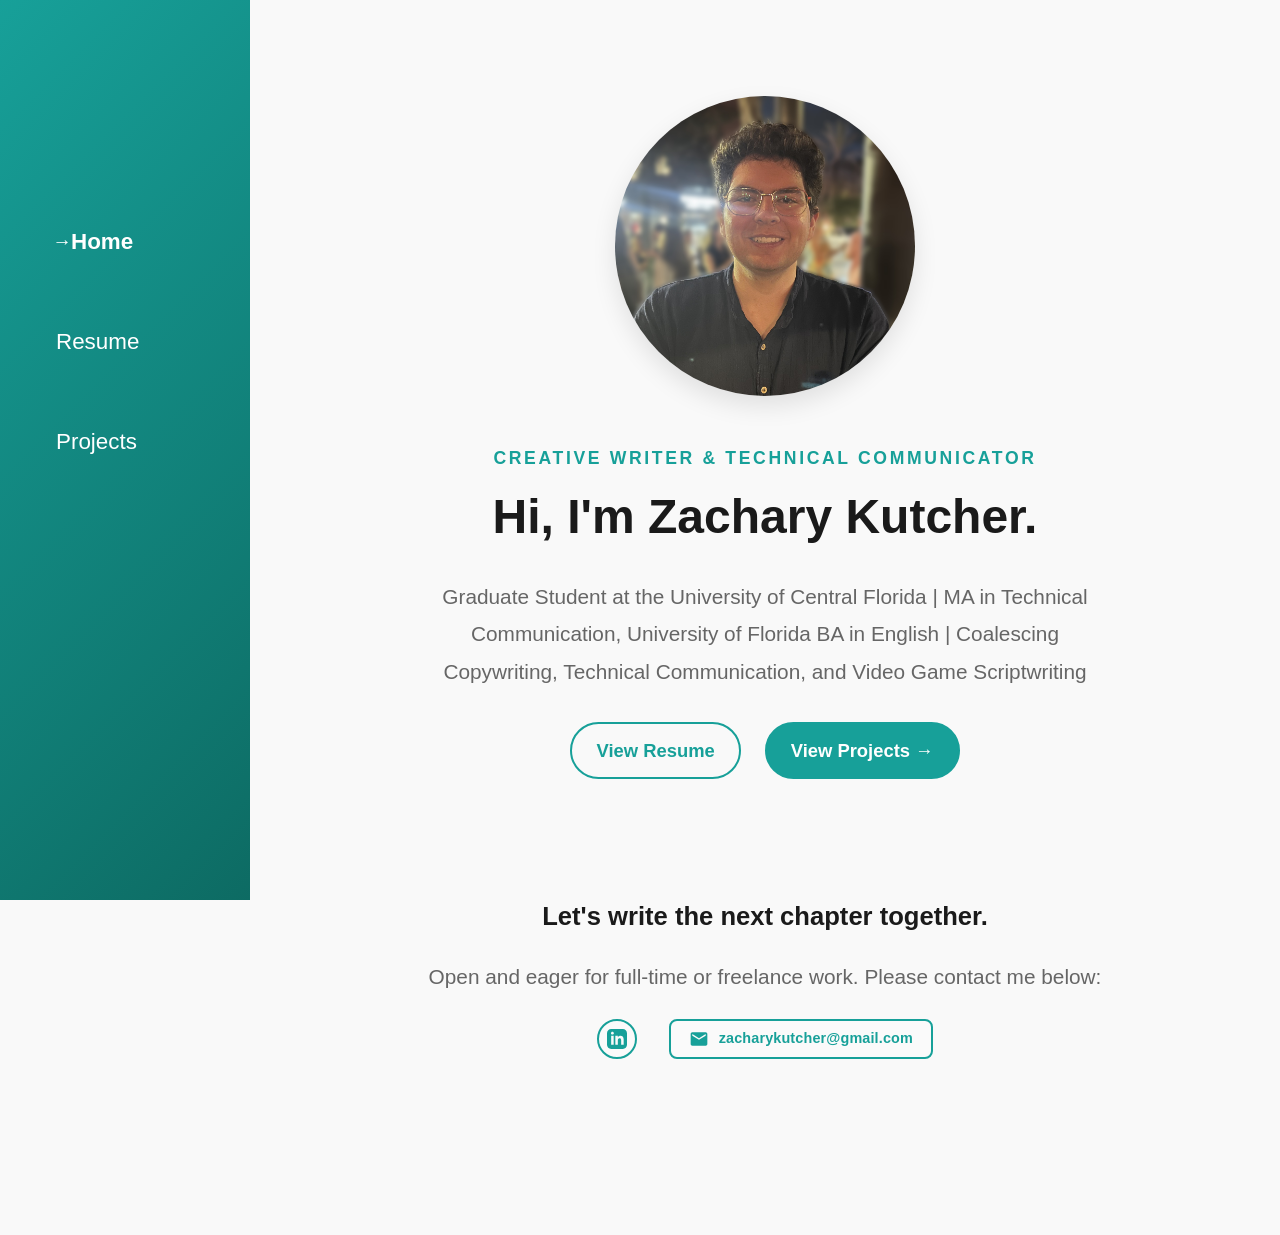
<file: index.html>
<!DOCTYPE html>
<html lang="en">
<head>
    <meta charset="UTF-8">
    <meta name="viewport" content="width=device-width, initial-scale=1.0">
    <meta name="description" content="Zachary Kutcher - Creative Writer & Technical Communicator Portfolio">
    <meta name="keywords" content="portfolio, writer, technical communicator, creative writing">
    <title>Zachary Kutcher - Creative Writer & Technical Communicator</title>
    <link rel="stylesheet" href="styles.css">
</head>
<body>
    <div class="container">
        <!-- Sidebar Navigation -->
        <aside class="sidebar">
            <nav class="nav">
                <a href="index.html" class="nav-link active">Home</a>
                <a href="resume.html" class="nav-link">Resume</a>
                <a href="projects.html" class="nav-link">Projects</a>
            </nav>
        </aside>

        <!-- Main Content -->
        <main class="main-content">
            <section class="hero">
                <div class="profile-image">
                    <img src="me.png" alt="Zachary Kutcher">
                </div>
                
                <div class="hero-content">
                    <p class="tagline">CREATIVE WRITER & TECHNICAL COMMUNICATOR</p>
                    <h1>Hi, I'm Zachary Kutcher.</h1>
                    
                    <p class="bio">
                        Graduate Student at the University of Central Florida | MA in Technical Communication, 
                        University of Florida BA in English | Coalescing Copywriting, Technical Communication, 
                        and Video Game Scriptwriting
                    </p>

                    <div class="cta-buttons">
                        <a href="resume.html" class="btn btn-outline">View Resume</a>
                        <a href="projects.html" class="btn btn-primary">View Projects →</a>
                    </div>

                    <div class="home-spacer" aria-hidden="true"></div>

                    <div class="contact-header-block">
                        <h2>Let's write the next chapter together.</h2>
                        <p class="contact-subtext">Open and eager for full-time or freelance work. Please contact me below:</p>
                        <div class="social-links">
                            <a href="https://www.linkedin.com/in/zachary-kutcher/" target="_blank" rel="noopener noreferrer" aria-label="LinkedIn">
                                <svg class="social-icon" viewBox="0 0 24 24" fill="currentColor">
                                    <path d="M19 0h-14c-2.761 0-5 2.239-5 5v14c0 2.761 2.239 5 5 5h14c2.762 0 5-2.239 5-5v-14c0-2.761-2.238-5-5-5zm-11 19h-3v-11h3v11zm-1.5-12.268c-.966 0-1.75-.79-1.75-1.764s.784-1.764 1.75-1.764 1.75.79 1.75 1.764-.783 1.764-1.75 1.764zm13.5 12.268h-3v-5.604c0-3.368-4-3.113-4 0v5.604h-3v-11h3v1.765c1.396-2.586 7-2.777 7 2.476v6.759z"/>
                                </svg>
                            </a>
                            <a href="mailto:zacharykutcher@gmail.com" aria-label="Email" class="email-link">
                                <svg class="social-icon" viewBox="0 0 24 24" fill="currentColor">
                                    <path d="M20 4H4c-1.1 0-1.99.9-1.99 2L2 18c0 1.1.9 2 2 2h16c1.1 0 2-.9 2-2V6c0-1.1-.9-2-2-2zm0 4l-8 5-8-5V6l8 5 8-5v2z"/>
                                </svg>
                                <span class="email-address">zacharykutcher@gmail.com</span>
                            </a>
                        </div>
                    </div>
                </div>
            </section>
        </main>
    </div>

    <script src="script.js"></script>
</body>
</html>
</file>
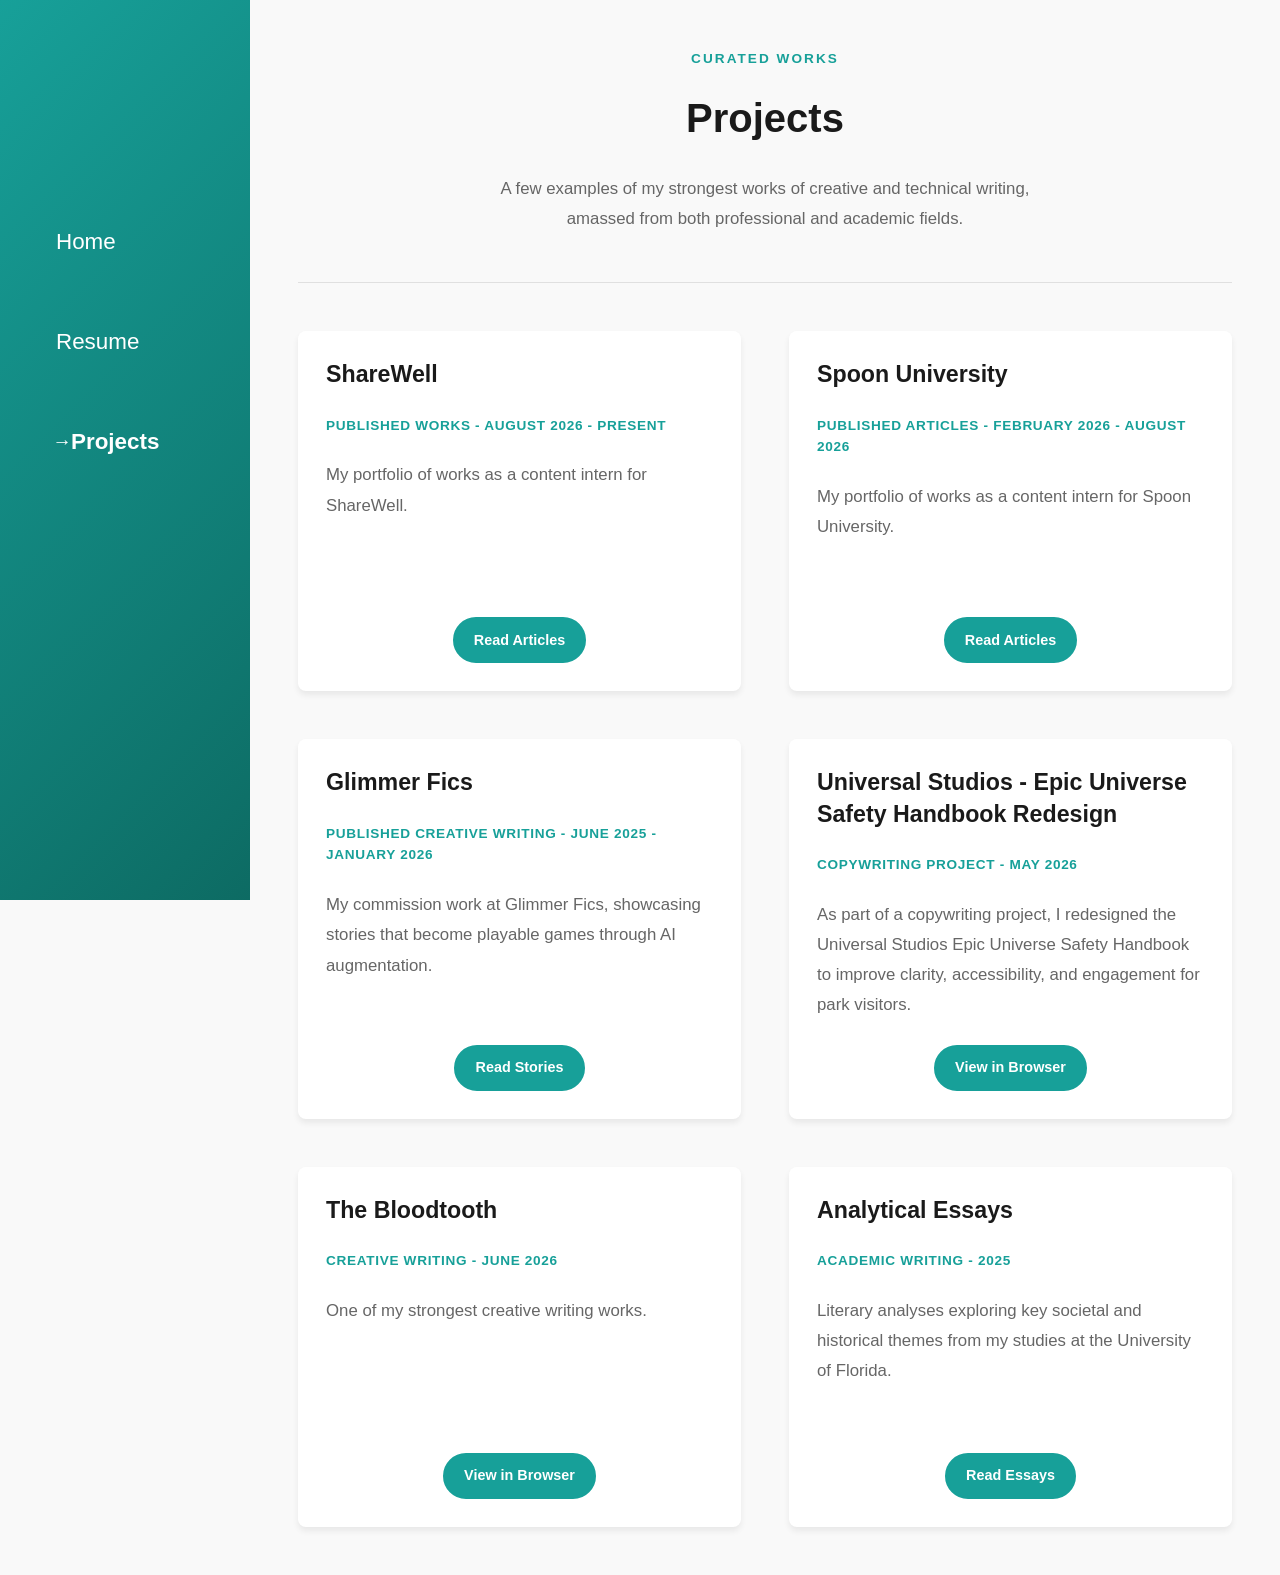
<file: projects.html>
<!DOCTYPE html>
<html lang="en">
<head>
    <meta charset="UTF-8">
    <meta name="viewport" content="width=device-width, initial-scale=1.0">
    <title>Projects - Zachary Kutcher</title>
    <link rel="stylesheet" href="styles.css">
</head>
<body>
    <div class="container">
        <!-- Sidebar Navigation -->
        <aside class="sidebar">
            <nav class="nav">
                <a href="index.html" class="nav-link">Home</a>
                <a href="resume.html" class="nav-link">Resume</a>
                <a href="projects.html" class="nav-link active">Projects</a>
            </nav>
        </aside>

        <!-- Main Content -->
        <main class="main-content">
            <section class="projects-section">
                <div class="section-header">
                    <p class="section-label">CURATED WORKS</p>
                    <h1>Projects</h1>
                    <p class="section-description">
                        A few examples of my strongest works of creative and technical writing, 
                        amassed from both professional and academic fields.
                    </p>
                </div>

                <div class="projects-grid">
                    <!-- ShareWell Glossary Articles -->
                    <article class="project-card">
                        <h3>ShareWell</h3>
                        <p class="project-tag">Published Works - August 2026 - Present</p>
                        <p class="project-description">
                            My portfolio of works as a content intern for ShareWell.
                        </p>
                        <div class="project-actions">
                            <details class="project-article-menu">
                                <summary class="btn btn-small btn-primary">Read Articles</summary>
                                <div class="project-article-links">
                                    <a href="https://sharewellnow.substack.com/p/when-a-friendship-fades-the-grief" class="btn btn-small btn-outline" target="_blank" rel="noopener noreferrer">When a Friendship Fades</a>
                                    <a href="https://sharewellnow.substack.com/p/its-a-bad-time-not-a-bad-life-ways" class="btn btn-small btn-outline" target="_blank" rel="noopener noreferrer">It's a Bad Time, Not a Bad Life</a>
                                    <a href="https://sharewellnow.com/glossary/stonewalling" class="btn btn-small btn-outline" target="_blank" rel="noopener noreferrer">Stonewalling</a>
                                    <a href="https://sharewellnow.com/glossary/breathwork" class="btn btn-small btn-outline" target="_blank" rel="noopener noreferrer">Breathwork</a>
                                    <a href="https://sharewellnow.com/glossary/disorganized-attachment" class="btn btn-small btn-outline" target="_blank" rel="noopener noreferrer">Disorganized Attachment</a>
                                    <a href="https://sharewellnow.com/glossary/boundaries" class="btn btn-small btn-outline" target="_blank" rel="noopener noreferrer">Boundaries</a>
                                    <a href="https://sharewellnow.com/glossary/stimming" class="btn btn-small btn-outline" target="_blank" rel="noopener noreferrer">Stimming</a>
                                    <a href="https://sharewellnow.com/glossary/time-blindness" class="btn btn-small btn-outline" target="_blank" rel="noopener noreferrer">Time Blindness</a>
                                    <a href="https://sharewellnow.com/glossary/emotional-neglect" class="btn btn-small btn-outline" target="_blank" rel="noopener noreferrer">Emotional Neglect</a>
                                    <a href="https://sharewellnow.com/glossary/coercive-control" class="btn btn-small btn-outline" target="_blank" rel="noopener noreferrer">Coercive Control</a>
                                    <a href="https://sharewellnow.com/glossary/attachment-theory" class="btn btn-small btn-outline" target="_blank" rel="noopener noreferrer">Attachment Theory</a>
                                </div>
                            </details>
                        </div>
                    </article>

                    <!-- Spoon University Articles -->
                    <article class="project-card">
                        <h3>Spoon University</h3>
                        <p class="project-tag">Published Articles - February 2026 - August 2026</p>
                        <p class="project-description">
                            My portfolio of works as a content intern for Spoon University.
                        </p>
                        <div class="project-actions">
                            <details class="project-article-menu">
                                <summary class="btn btn-small btn-primary">Read Articles</summary>
                                <div class="project-article-links">
                                    <a href="https://spoonuniversity.com/lifestyle/2026-aldi-advent-calendars/" class="btn btn-small btn-outline" target="_blank" rel="noopener noreferrer">Aldi Advent Calendars to Look Out For in 2026</a>
                                    <a href="https://spoonuniversity.com/recipe/japanese-and-korean-thanksgiving-dishes/" class="btn btn-small btn-outline" target="_blank" rel="noopener noreferrer">Japanese and Korean Holiday Dishes</a>
                                    <a href="https://spoonuniversity.com/reviews/new-starbucks-aerocano/" class="btn btn-small btn-outline" target="_blank" rel="noopener noreferrer">I Tried The New Starbucks Aerocano — Here Are My Thoughts</a>
                                    <a href="https://spoonuniversity.com/reviews/trader-joes-fall-items-review-2026/" class="btn btn-small btn-outline" target="_blank" rel="noopener noreferrer">I Tried The New Trader Joe’s Fall Items — These Are The Products Worth Your Money</a>
                                    <a href="https://spoonuniversity.com/lifestyle/coffee-chain-winter-lattes/" class="btn btn-small btn-outline" target="_blank" rel="noopener noreferrer">Winter Lattes Are Coming — Here Are The Festive Flavors To Look Forward To</a>
                                </div>
                            </details>
                        </div>
                    </article>

                    <!-- Project 3 -->
                    <article class="project-card">
                        <h3>Glimmer Fics </h3>
                        <p class="project-tag">PUBLISHED CREATIVE WRITING - June 2025 - January 2026</p>
                        <p class="project-description">
                            My commission work at Glimmer Fics, showcasing stories that become playable games through AI augmentation.
                        </p>
                        <div class="project-actions">
                            <details class="project-article-menu">
                                <summary class="btn btn-small btn-primary">Read Stories</summary>
                                <div class="project-article-links">
                                    <a href="https://glimmerfics.com/stories/JZ5hdwqW/jujusu-kaisen-echoes-of-the-shinjuku-ashes-manga-spoilers" class="btn btn-small btn-outline" target="_blank" rel="noopener noreferrer">Jujutsu Kaisen: Echoes of the Shinjuku Ashes (Manga Spoilers)</a>
                                    <a href="https://glimmerfics.com/stories/2Z2_0j7E/frost-and-fervor" class="btn btn-small btn-outline" target="_blank" rel="noopener noreferrer">Frost and Fervor</a>
                                </div>
                            </details>
                        </div>
                    </article>

                    <!-- Project 4 -->
                    <article class="project-card">
                        <h3>Universal Studios - Epic Universe Safety Handbook Redesign</h3>
                        <p class="project-tag">COPYWRITING PROJECT - May 2026</p>
                        <p class="project-description">
                            As part of a copywriting project, I redesigned the Universal Studios Epic Universe Safety Handbook 
                            to improve clarity, accessibility, and engagement for park visitors.
                        </p>
                        <div class="project-actions">
                            <a href="A.pdf" class="btn btn-small btn-primary" target="_blank" rel="noopener noreferrer">View in Browser</a>
                        </div>
                    </article>

                    <!-- Project 5 -->
                    <article class="project-card">
                        <h3>The Bloodtooth</h3>
                        <p class="project-tag">CREATIVE WRITING - June 2026</p>
                        <p class="project-description">
                            One of my strongest creative writing works.
                        </p>
                        <div class="project-actions">
                            <a href="Copy%20of%20The%20Bloodtooth.pdf" class="btn btn-small btn-primary" target="_blank" rel="noopener noreferrer">View in Browser</a>
                        </div>
                    </article>

                    <!-- Analytical Essays -->
                    <article class="project-card">
                        <h3>Analytical Essays</h3>
                        <p class="project-tag">ACADEMIC WRITING - 2025</p>
                        <p class="project-description">
                            Literary analyses exploring key societal and historical themes from my studies at the University of Florida.
                        </p>
                        <div class="project-actions">
                            <details class="project-article-menu">
                                <summary class="btn btn-small btn-primary">Read Essays</summary>
                                <div class="project-article-links">
                                    <a href="MiltonFinal.pdf" class="btn btn-small btn-outline" target="_blank" rel="noopener noreferrer">Milton's Paradise Lost - December 2025</a>
                                    <a href="Copy%20of%20AML%20Essay%203%20%281%29.pdf" class="btn btn-small btn-outline" target="_blank" rel="noopener noreferrer">Russian Literature - August 2025</a>
                                </div>
                            </details>
                        </div>
                    </article>

                </div>
            </section>
        </main>
    </div>

    <script src="script.js"></script>
</body>
</html>
</file>
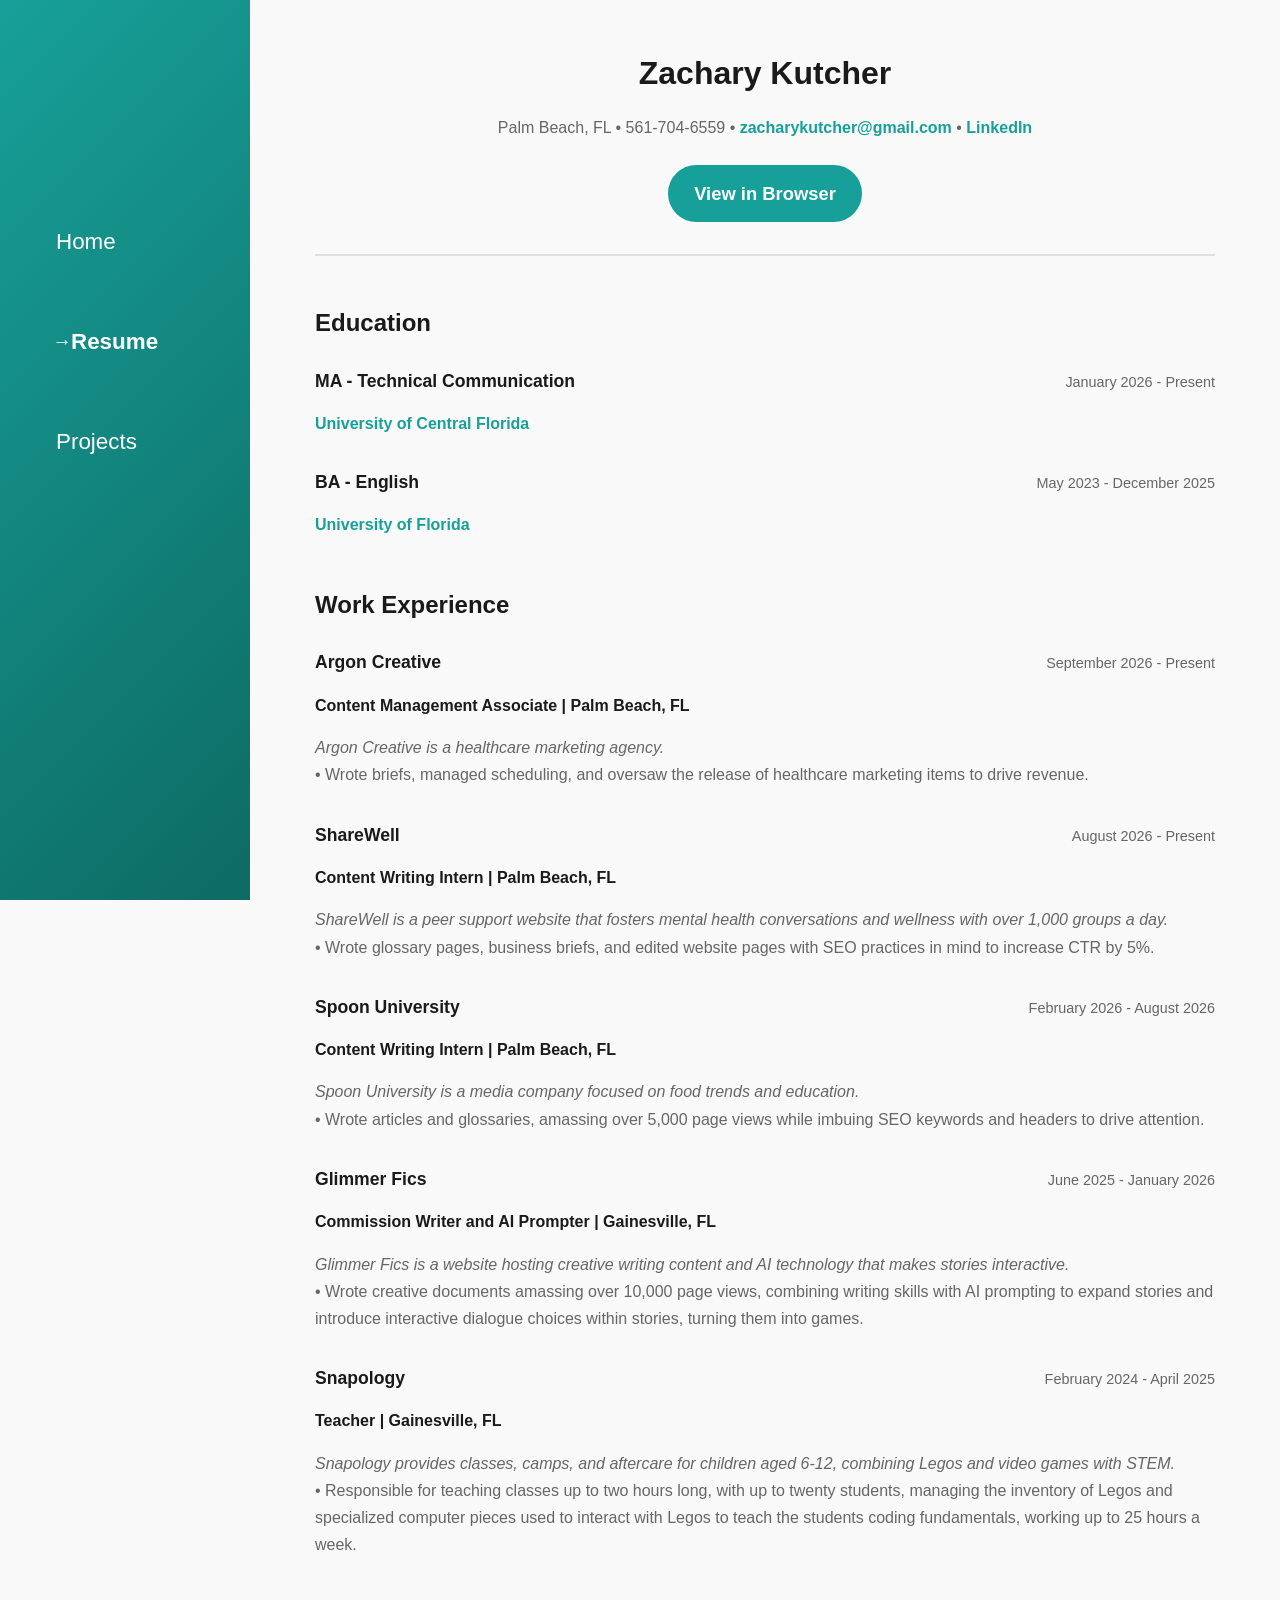
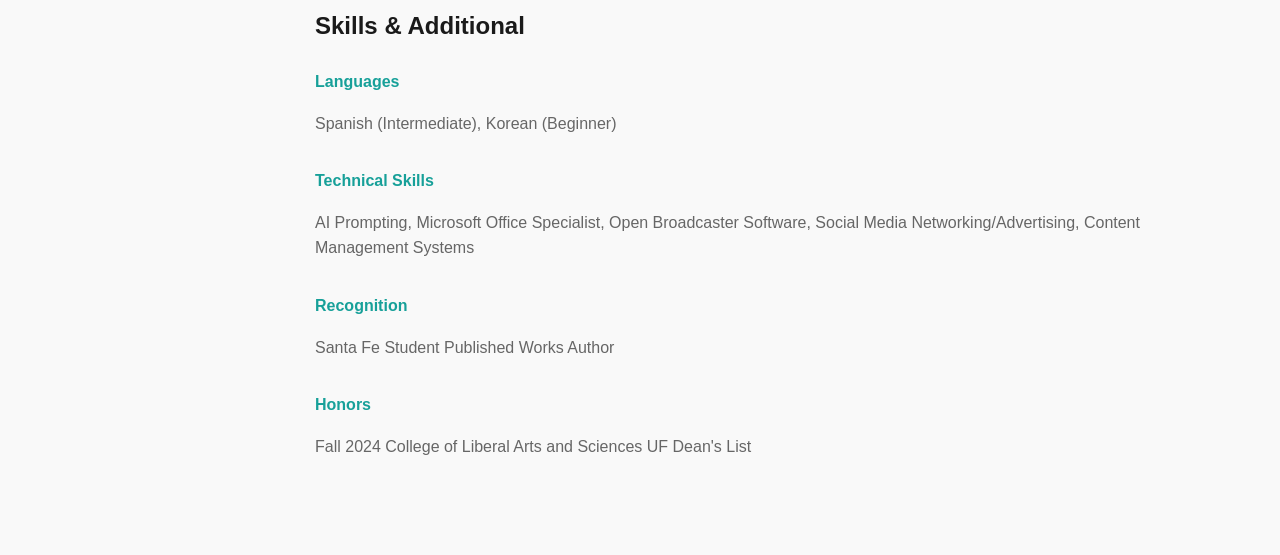
<file: resume.html>
<!DOCTYPE html>
<html lang="en">
<head>
    <meta charset="UTF-8">
    <meta name="viewport" content="width=device-width, initial-scale=1.0">
    <title>Resume - Zachary Kutcher</title>
    <link rel="stylesheet" href="styles.css">
</head>
<body>
    <div class="container">
        <!-- Sidebar Navigation -->
        <aside class="sidebar">
            <nav class="nav">
                <a href="index.html" class="nav-link">Home</a>
                <a href="resume.html" class="nav-link active">Resume</a>
                <a href="projects.html" class="nav-link">Projects</a>
            </nav>
        </aside>

        <!-- Main Content -->
        <main class="main-content">
            <section class="resume-section">
                <div class="resume-header">
                    <h1>Zachary Kutcher</h1>
                    <p>
                        Palm Beach, FL • 561-704-6559 •
                        <a href="mailto:zacharykutcher@gmail.com">zacharykutcher@gmail.com</a>
                        •
                        <a href="https://www.linkedin.com/in/zachary-kutcher/" target="_blank" rel="noopener noreferrer">LinkedIn</a>
                    </p>

                    <div class="resume-actions">
                        <a href="ZacharyKutcherResume.pdf" class="btn btn-primary" target="_blank" rel="noopener noreferrer">
                            View in Browser
                        </a>
                    </div>
                </div>

                <div class="resume-content">
                    <!-- Education Section -->
                    <section class="resume-item">
                        <h2>Education</h2>
                        <div class="resume-entry">
                            <div class="entry-header">
                                <h3>MA - Technical Communication</h3>
                                <span class="entry-date">January 2026 - Present</span>
                            </div>
                            <p class="entry-organization">University of Central Florida</p>
                        </div>
                        <div class="resume-entry">
                            <div class="entry-header">
                                <h3>BA - English</h3>
                                <span class="entry-date">May 2023 - December 2025</span>
                            </div>
                            <p class="entry-organization">University of Florida</p>
                        </div>
                    </section>

                    <!-- Work Experience Section -->
                    <section class="resume-item">
                        <h2>Work Experience</h2>

                        <div class="resume-entry">
                            <div class="entry-header">
                                <h3>Argon Creative</h3>
                                <span class="entry-date">September 2026 - Present</span>
                            </div>
                            <p class="entry-position"><strong>Content Management Associate</strong> | Palm Beach, FL</p>
                            <p class="entry-description"><em>Argon Creative is a healthcare marketing agency.</em></p>
                            <p class="entry-description">
                                • Wrote briefs, managed scheduling, and oversaw the release of healthcare marketing items to drive revenue.
                            </p>
                        </div>

                        <div class="resume-entry">
                            <div class="entry-header">
                                <h3>ShareWell</h3>
                                <span class="entry-date">August 2026 - Present</span>
                            </div>
                            <p class="entry-position"><strong>Content Writing Intern</strong> | Palm Beach, FL</p>
                            <p class="entry-description"><em>ShareWell is a peer support website that fosters mental health conversations and wellness with over 1,000 groups a day.</em></p>
                            <p class="entry-description">
                                • Wrote glossary pages, business briefs, and edited website pages with SEO practices in mind to increase CTR by 5%.
                            </p>
                        </div>

                        <div class="resume-entry">
                            <div class="entry-header">
                                <h3>Spoon University</h3>
                                <span class="entry-date">February 2026 - August 2026</span>
                            </div>
                            <p class="entry-position"><strong>Content Writing Intern</strong> | Palm Beach, FL</p>
                            <p class="entry-description"><em>Spoon University is a media company focused on food trends and education.</em></p>
                            <p class="entry-description">
                                • Wrote articles and glossaries, amassing over 5,000 page views while imbuing SEO keywords and headers to drive attention.
                            </p>
                        </div>

                        <div class="resume-entry">
                            <div class="entry-header">
                                <h3>Glimmer Fics</h3>
                                <span class="entry-date">June 2025 - January 2026</span>
                            </div>
                            <p class="entry-position"><strong>Commission Writer and AI Prompter</strong> | Gainesville, FL</p>
                            <p class="entry-description"><em>Glimmer Fics is a website hosting creative writing content and AI technology that makes stories interactive.</em></p>
                            <p class="entry-description">
                                • Wrote creative documents amassing over 10,000 page views, combining writing skills with AI prompting to expand stories and introduce interactive dialogue choices within stories, turning them into games.
                            </p>
                        </div>

                        <div class="resume-entry">
                            <div class="entry-header">
                                <h3>Snapology</h3>
                                <span class="entry-date">February 2024 - April 2025</span>
                            </div>
                            <p class="entry-position"><strong>Teacher</strong> | Gainesville, FL</p>
                            <p class="entry-description"><em>Snapology provides classes, camps, and aftercare for children aged 6-12, combining Legos and video games with STEM.</em></p>
                            <p class="entry-description">
                                • Responsible for teaching classes up to two hours long, with up to twenty students, managing the inventory of Legos and specialized computer pieces used to interact with Legos to teach the students coding fundamentals, working up to 25 hours a week.
                            </p>
                        </div>

                    </section>

                    <!-- Skills & Additional Section -->
                    <section class="resume-item">
                        <h2>Skills & Additional</h2>
                        <div class="skills-grid">
                            <div class="skill-category">
                                <h4>Languages</h4>
                                <p>Spanish (Intermediate), Korean (Beginner)</p>
                            </div>
                            <div class="skill-category">
                                <h4>Technical Skills</h4>
                                <p>AI Prompting, Microsoft Office Specialist, Open Broadcaster Software, Social Media Networking/Advertising, Content Management Systems</p>
                            </div>
                            <div class="skill-category">
                                <h4>Recognition</h4>
                                <p>Santa Fe Student Published Works Author</p>
                            </div>
                            <div class="skill-category">
                                <h4>Honors</h4>
                                <p>Fall 2024 College of Liberal Arts and Sciences UF Dean's List</p>
                            </div>
                        </div>
                    </section>
                </div>

            </section>
        </main>
    </div>

    <script src="script.js"></script>
</body>
</html>
</file>
<file: styles.css>
/* ============================================
   PORTFOLIO WEBSITE - STYLES
   ============================================ */

/* Root Variables */
:root {
    --color-primary: #17a099;
    --color-primary-dark: #0d6b63;
    --color-primary-light: #2fc5ba;
    --color-text-dark: #1a1a1a;
    --color-text-light: #666666;
    --color-border: #e0e0e0;
    --color-background: #f9f9f9;
    --color-white: #ffffff;
    
    --spacing-xs: 0.5rem;
    --spacing-sm: 1rem;
    --spacing-md: 1.5rem;
    --spacing-lg: 2rem;
    --spacing-xl: 3rem;
    
    --font-family-sans: -apple-system, BlinkMacSystemFont, 'Segoe UI', Roboto, Oxygen, Ubuntu, Cantarell, sans-serif;
    --font-family-mono: 'Courier New', monospace;
    
    --border-radius: 8px;
    --box-shadow: 0 4px 6px rgba(0, 0, 0, 0.07);
    --box-shadow-lg: 0 10px 25px rgba(0, 0, 0, 0.1);
    
    --transition: all 0.3s ease;
}

/* ============================================
   GLOBAL STYLES
   ============================================ */

* {
    margin: 0;
    padding: 0;
    box-sizing: border-box;
}

html {
    scroll-behavior: smooth;
}

body {
    font-family: var(--font-family-sans);
    color: var(--color-text-dark);
    background-color: var(--color-background);
    line-height: 1.6;
}

/* ============================================
   LAYOUT
   ============================================ */

.container {
    display: flex;
    min-height: 100vh;
}

.sidebar {
    width: 250px;
    background: linear-gradient(135deg, var(--color-primary) 0%, var(--color-primary-dark) 100%);
    padding: var(--spacing-xl) var(--spacing-lg);
    position: sticky;
    top: 0;
    height: 100vh;
    overflow-y: auto;
}

.main-content {
    flex: 1;
    padding: var(--spacing-xl);
    max-width: 1200px;
    width: 100%;
    margin: 0 auto;
}

/* ============================================
   NAVIGATION
   ============================================ */

.nav {
    display: flex;
    flex-direction: column;
    gap: var(--spacing-lg);
    height: 100%;
    justify-content: flex-start;
    padding-top: 10rem;
}

.nav-link {
    color: var(--color-white);
    text-decoration: none;
    font-size: 1.4rem;
    font-weight: 500;
    padding: var(--spacing-sm) var(--spacing-md);
    transition: var(--transition);
    display: flex;
    align-items: center;
    justify-content: flex-start;
    transform: translateX(0);
    position: relative;
    padding-left: 1.5rem;
}

.nav-link::before {
    content: '→';
    position: absolute;
    left: 0.35rem;
    opacity: 0;
    transform: translateX(-8px);
    transition: var(--transition);
    font-size: 1.2rem;
    line-height: 1;
}

.nav-link:hover,
.nav-link:focus-visible {
    opacity: 0.9;
    transform: translateX(15px);
}

.nav-link:hover::before,
.nav-link:focus-visible::before,
.nav-link.active::before {
    opacity: 1;
    transform: translateX(0);
}

.nav-link.active {
    font-weight: 600;
    transform: translateX(15px);
}

/* ============================================
   HERO SECTION
   ============================================ */

.hero {
    display: flex;
    flex-direction: column;
    align-items: center;
    text-align: center;
    gap: var(--spacing-xl);
    padding: var(--spacing-xl) 0;
}

.profile-image {
    width: 300px;
    height: 300px;
    border-radius: 50%;
    overflow: hidden;
    box-shadow: var(--box-shadow-lg);
    flex-shrink: 0;
}

.profile-image img {
    width: 100%;
    height: 100%;
    object-fit: cover;
    display: block;
}

.hero-content {
    max-width: 700px;
}

.tagline {
    letter-spacing: 0.15em;
    font-size: 1.1rem;
    font-weight: 600;
    color: var(--color-primary);
    margin-bottom: var(--spacing-sm);
}

.hero-content h1 {
    font-size: 3rem;
    margin-bottom: var(--spacing-lg);
    font-weight: 700;
    line-height: 1.2;
}

.bio {
    font-size: 1.3rem;
    color: var(--color-text-light);
    margin-bottom: var(--spacing-lg);
    line-height: 1.8;
}

.home-spacer {
    height: 4rem;
}

.contact-header-block {
    display: flex;
    flex-direction: column;
    align-items: center;
    gap: var(--spacing-md);
    margin-top: var(--spacing-md);
    margin-bottom: 5rem;
}

.contact-header-block h2 {
    font-size: 1.6rem;
    color: var(--color-text-dark);
    line-height: 1.4;
    margin: 0;
}

.contact-subtext {
    margin: 0;
    color: var(--color-text-light);
    font-size: 1.3rem;
    line-height: 1.7;
    text-align: center;
}

/* ============================================
   BUTTONS
   ============================================ */

.cta-buttons {
    display: flex;
    gap: var(--spacing-md);
    justify-content: center;
    flex-wrap: wrap;
    margin-bottom: var(--spacing-lg);
}

.btn {
    padding: 0.75rem 1.5rem;
    border: 2px solid var(--color-primary);
    border-radius: 50px;
    text-decoration: none;
    font-weight: 600;
    transition: var(--transition);
    cursor: pointer;
    font-size: 1.15rem;
    text-align: center;
    display: inline-block;
}

.btn:hover {
    transform: translateY(-2px);
}

.btn-primary {
    background-color: var(--color-primary);
    color: var(--color-white);
}

.btn-primary:hover {
    background-color: var(--color-primary-dark);
    border-color: var(--color-primary-dark);
}

.btn-outline {
    background-color: transparent;
    color: var(--color-primary);
}

.btn-outline:hover {
    background-color: var(--color-primary);
    color: var(--color-white);
}

.resume-actions .btn-primary {
    color: var(--color-white);
}

.resume-actions .btn-outline {
    color: var(--color-primary);
}

.btn-small {
    padding: 0.6rem 1.2rem;
    font-size: 0.9rem;
}

.btn-large {
    padding: 1rem 2rem;
    font-size: 1.1rem;
    width: 100%;
}

/* ============================================
   SOCIAL LINKS
   ============================================ */

.social-links {
    display: flex;
    gap: var(--spacing-lg);
    justify-content: center;
}

.social-links a {
    width: 40px;
    height: 40px;
    display: flex;
    align-items: center;
    justify-content: center;
    border-radius: 50%;
    background-color: rgba(255, 255, 255, 0.1);
    color: var(--color-primary);
    text-decoration: none;
    transition: var(--transition);
    border: 2px solid var(--color-primary);
}

.social-links a:hover {
    background-color: var(--color-primary);
    color: var(--color-white);
}

.social-links a.email-link {
    width: auto;
    min-width: 260px;
    max-width: 100%;
    height: 40px;
    padding: 0 1.1rem;
    border-radius: 8px;
    gap: 0.6rem;
    justify-content: center;
    background-color: rgba(255, 255, 255, 0.1);
    border: 2px solid var(--color-primary);
    color: var(--color-primary);
}

.email-address {
    font-size: 0.9rem;
    font-weight: 600;
    letter-spacing: 0.01em;
    white-space: nowrap;
}

.social-icon {
    width: 20px;
    height: 20px;
    flex-shrink: 0;
}

/* ============================================
   SECTION HEADERS
   ============================================ */

.section-header {
    text-align: center;
    margin-bottom: var(--spacing-xl);
    padding-bottom: var(--spacing-xl);
    border-bottom: 1px solid var(--color-border);
}

.section-label {
    letter-spacing: 0.15em;
    font-size: 0.85rem;
    font-weight: 600;
    color: var(--color-primary);
    margin-bottom: var(--spacing-sm);
    display: block;
}

.section-header h1 {
    font-size: 2.5rem;
    margin-bottom: var(--spacing-md);
}

.section-description {
    font-size: 1.05rem;
    color: var(--color-text-light);
    max-width: 600px;
    margin: 0 auto;
    line-height: 1.8;
}

/* ============================================
   RESUME SECTION
   ============================================ */

.resume-section {
    max-width: 900px;
    margin: 0 auto;
}

.resume-header {
    text-align: center;
    margin-bottom: var(--spacing-xl);
    padding-bottom: var(--spacing-lg);
    border-bottom: 2px solid var(--color-border);
}

.resume-header h1 {
    font-size: 2rem;
    margin-bottom: var(--spacing-sm);
}

.resume-header p {
    color: var(--color-text-light);
    margin-bottom: var(--spacing-sm);
}

.resume-header a {
    color: var(--color-primary);
    text-decoration: none;
    font-weight: 600;
}

.resume-header a:hover {
    text-decoration: underline;
}

.resume-item {
    margin-bottom: var(--spacing-xl);
}

.resume-item h2 {
    font-size: 1.5rem;
    margin-bottom: var(--spacing-md);
    color: var(--color-text-dark);
}

.resume-entry {
    margin-bottom: var(--spacing-lg);
}

.entry-header {
    display: flex;
    justify-content: space-between;
    align-items: baseline;
    margin-bottom: var(--spacing-sm);
    gap: var(--spacing-md);
}

.entry-header h3 {
    font-size: 1.1rem;
    font-weight: 600;
}

.entry-date {
    font-size: 0.9rem;
    color: var(--color-text-light);
    white-space: nowrap;
}

.entry-organization {
    color: var(--color-primary);
    font-weight: 600;
    margin-bottom: var(--spacing-sm);
}

.entry-position {
    color: var(--color-text-dark);
    font-weight: 600;
    margin-bottom: var(--spacing-sm);
}

.entry-description {
    color: var(--color-text-light);
    line-height: 1.7;
}

.skills-grid {
    display: grid;
    grid-template-columns: 1fr;
    gap: var(--spacing-lg);
}

.skill-category h4 {
    color: var(--color-primary);
    font-weight: 600;
    margin-bottom: var(--spacing-sm);
}

.skill-category p {
    color: var(--color-text-light);
    line-height: 1.6;
}

.resume-actions {
    display: flex;
    justify-content: center;
    align-items: center;
    gap: var(--spacing-md);
    flex-wrap: wrap;
    margin-top: var(--spacing-md);
}

/* ============================================
   PROJECTS SECTION
   ============================================ */

.projects-grid {
    display: grid;
    grid-template-columns: repeat(auto-fill, minmax(360px, 1fr));
    gap: var(--spacing-xl);
}

.project-card {
    background: var(--color-white);
    padding: 1.75rem;
    border-radius: var(--border-radius);
    box-shadow: var(--box-shadow);
    transition: var(--transition);
    display: flex;
    flex-direction: column;
    gap: var(--spacing-md);
    min-height: 360px;
}

.project-card:hover {
    box-shadow: var(--box-shadow-lg);
    transform: translateY(-4px);
}

.project-card h3 {
    font-size: 1.45rem;
    color: var(--color-text-dark);
    line-height: 1.35;
}

.project-tag {
    letter-spacing: 0.05em;
    font-size: 0.85rem;
    font-weight: 700;
    color: var(--color-primary);
    text-transform: uppercase;
}

.project-description {
    color: var(--color-text-light);
    flex: 1;
    line-height: 1.8;
    font-size: 1.05rem;
}

.project-actions {
    display: flex;
    justify-content: center;
    align-items: center;
    gap: var(--spacing-md);
    flex-wrap: wrap;
    margin-top: auto;
}

.project-article-menu {
    width: 100%;
}

.project-article-menu summary {
    display: block;
    width: fit-content;
    list-style: none;
    margin: 0 auto;
}

.project-article-menu summary::-webkit-details-marker {
    display: none;
}

.project-article-menu[open] summary {
    margin-bottom: var(--spacing-md);
}

.project-article-links {
    display: flex;
    flex-direction: column;
    gap: var(--spacing-sm);
}

.project-article-links .btn {
    width: 100%;
    box-sizing: border-box;
}

/* ============================================
   BLOG/ARTICLES SECTION
   ============================================ */

.articles-list {
    display: grid;
    grid-template-columns: 1fr;
    gap: var(--spacing-xl);
    max-width: 700px;
    margin: 0 auto;
}

.article-card {
    background: var(--color-white);
    padding: var(--spacing-lg);
    border-radius: var(--border-radius);
    border-left: 4px solid var(--color-primary);
    box-shadow: var(--box-shadow);
    transition: var(--transition);
}

.article-card:hover {
    box-shadow: var(--box-shadow-lg);
    transform: translateX(4px);
}

.article-meta {
    display: flex;
    gap: var(--spacing-md);
    margin-bottom: var(--spacing-md);
    font-size: 0.9rem;
}

.article-date {
    color: var(--color-text-light);
}

.article-category {
    background-color: rgba(23, 160, 153, 0.1);
    color: var(--color-primary);
    padding: 0.25rem 0.75rem;
    border-radius: 20px;
    font-weight: 600;
}

.article-card h3 {
    margin-bottom: var(--spacing-md);
    font-size: 1.3rem;
}

.article-card h3 a {
    color: var(--color-text-dark);
    text-decoration: none;
    transition: var(--transition);
}

.article-card h3 a:hover {
    color: var(--color-primary);
}

.article-excerpt {
    color: var(--color-text-light);
    line-height: 1.7;
    margin-bottom: var(--spacing-md);
}

.read-more {
    color: var(--color-primary);
    text-decoration: none;
    font-weight: 600;
    display: inline-flex;
    align-items: center;
    gap: var(--spacing-sm);
    transition: var(--transition);
}

.read-more:hover {
    gap: var(--spacing-md);
}

/* ============================================
   CONTACT SECTION
   ============================================ */

.contact-content {
    display: grid;
    grid-template-columns: 1fr 1fr;
    gap: var(--spacing-xl);
    margin-top: var(--spacing-xl);
    max-width: 900px;
    margin-left: auto;
    margin-right: auto;
}

.contact-details {
    background: var(--color-white);
    padding: var(--spacing-lg);
    border-radius: var(--border-radius);
    box-shadow: var(--box-shadow);
}

.contact-details h3 {
    font-size: 1.2rem;
    margin-bottom: var(--spacing-lg);
}

.contact-info p {
    margin-bottom: var(--spacing-lg);
    line-height: 1.8;
    color: var(--color-text-light);
}

.contact-info p strong {
    display: block;
    color: var(--color-text-dark);
    margin-bottom: var(--spacing-xs);
}

.contact-info a {
    color: var(--color-primary);
    text-decoration: none;
    font-weight: 500;
}

.contact-info a:hover {
    text-decoration: underline;
}

.contact-form {
    display: flex;
    flex-direction: column;
    gap: var(--spacing-md);
}

.form-group {
    display: flex;
    flex-direction: column;
}

.form-group input,
.form-group textarea {
    padding: var(--spacing-sm);
    border: 1px solid var(--color-border);
    border-radius: var(--border-radius);
    font-family: var(--font-family-sans);
    font-size: 1rem;
    transition: var(--transition);
}

.form-group input:focus,
.form-group textarea:focus {
    outline: none;
    border-color: var(--color-primary);
    box-shadow: 0 0 0 3px rgba(23, 160, 153, 0.1);
}

.form-status {
    padding: var(--spacing-md);
    border-radius: var(--border-radius);
    text-align: center;
    font-weight: 600;
    display: none;
}

.form-status.success {
    background-color: #d4edda;
    color: #155724;
    display: block;
}

.form-status.error {
    background-color: #f8d7da;
    color: #721c24;
    display: block;
}

/* ============================================
   RESPONSIVE DESIGN
   ============================================ */

@media (max-width: 768px) {
    .container {
        flex-direction: column;
    }

    .sidebar {
        width: 100%;
        height: auto;
        position: relative;
        padding: var(--spacing-lg);
    }

    .nav {
        flex-direction: row;
        gap: var(--spacing-lg);
        flex-wrap: wrap;
    }

    .main-content {
        padding: var(--spacing-lg);
    }

    .hero-content h1 {
        font-size: 2rem;
    }

    .section-header h1 {
        font-size: 1.8rem;
    }

    .contact-content {
        grid-template-columns: 1fr;
    }

    .cta-buttons {
        flex-direction: column;
    }

    .btn {
        width: 100%;
    }

    .entry-header {
        flex-direction: column;
        align-items: flex-start;
    }

    .project-card {
        min-height: 300px;
    }

    .skills-grid {
        grid-template-columns: 1fr;
    }
}

@media (max-width: 480px) {
    .hero-content h1 {
        font-size: 1.5rem;
    }

    .tagline {
        font-size: 0.8rem;
    }

    .profile-image {
        width: 150px;
        height: 150px;
    }

    .sidebar {
        padding: var(--spacing-md);
    }

    .main-content {
        padding: var(--spacing-md);
    }

    .nav-link {
        font-size: 0.95rem;
    }

    .section-header h1 {
        font-size: 1.5rem;
    }

    .btn {
        padding: 0.6rem 1rem;
        font-size: 0.9rem;
    }

    .social-links {
        gap: var(--spacing-md);
    }
}
</file>
